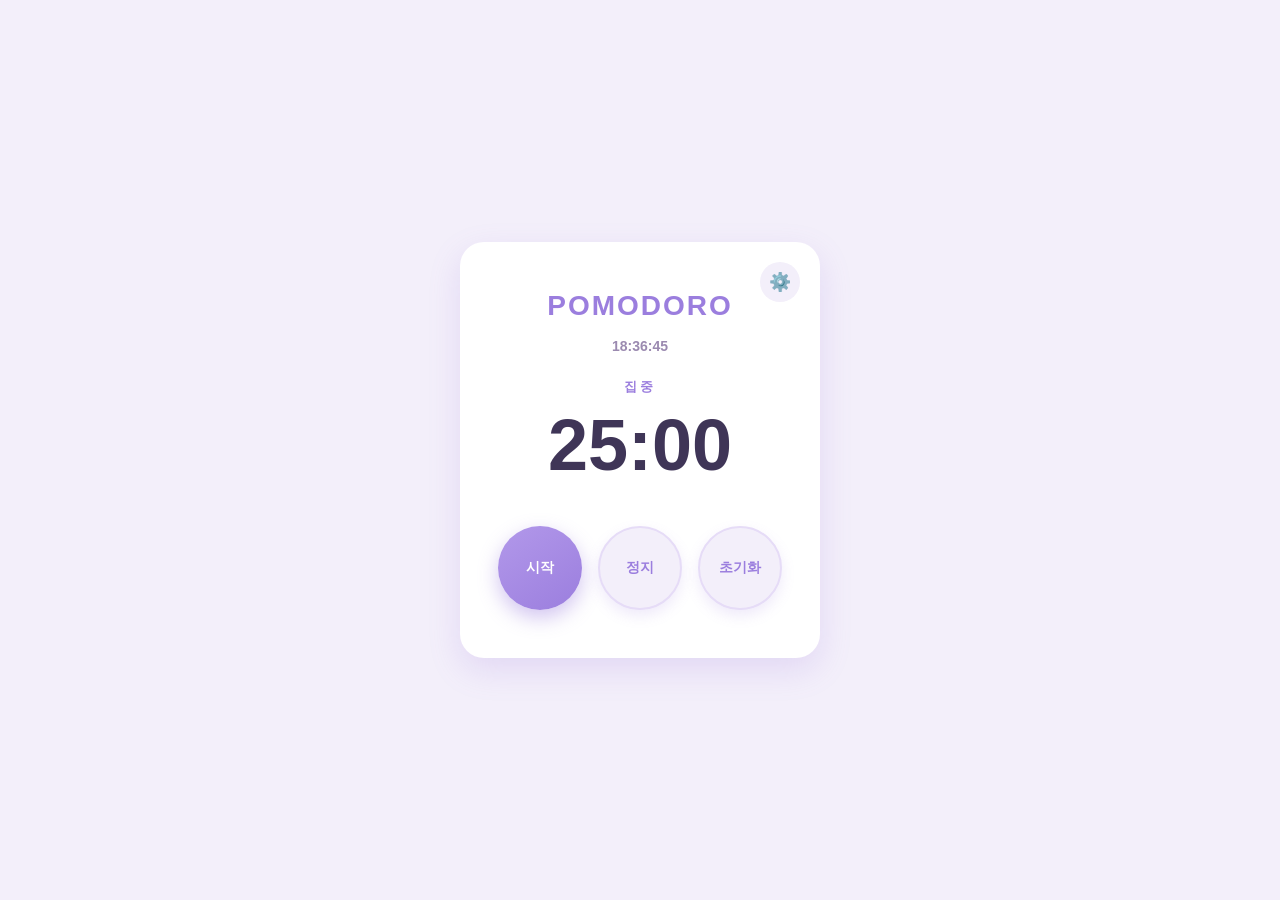
<file: index.html>
<!DOCTYPE html>
<html lang="ko">
<head>
  <meta charset="UTF-8" />
  <meta name="viewport" content="width=device-width, initial-scale=1.0" />
  <title>Pomodoro Timer</title>
  <link rel="stylesheet" href="index.css" />
</head>
<body>
  <div class="app">
    <button class="settings-btn" type="button" aria-label="설정" onclick="location.href='setting.html'">⚙️</button>

    <h1>pomodoro</h1>

    <div class="current-time" id="current-time"></div>

    <div class="mode-label" id="mode-label">집중</div>
    <div class="time-display" id="time-display">25:00</div>

    <div class="controls">
      <button class="btn btn-start" type="button" onclick="startTimer()">시작</button>
      <button class="btn btn-stop" type="button" onclick="stopTimer()">정지</button>
      <button class="btn btn-reset" type="button" onclick="resetTimer()">초기화</button>
    </div>
  </div>

  <script src="index.js"></script>
</body>
</html>
</file>
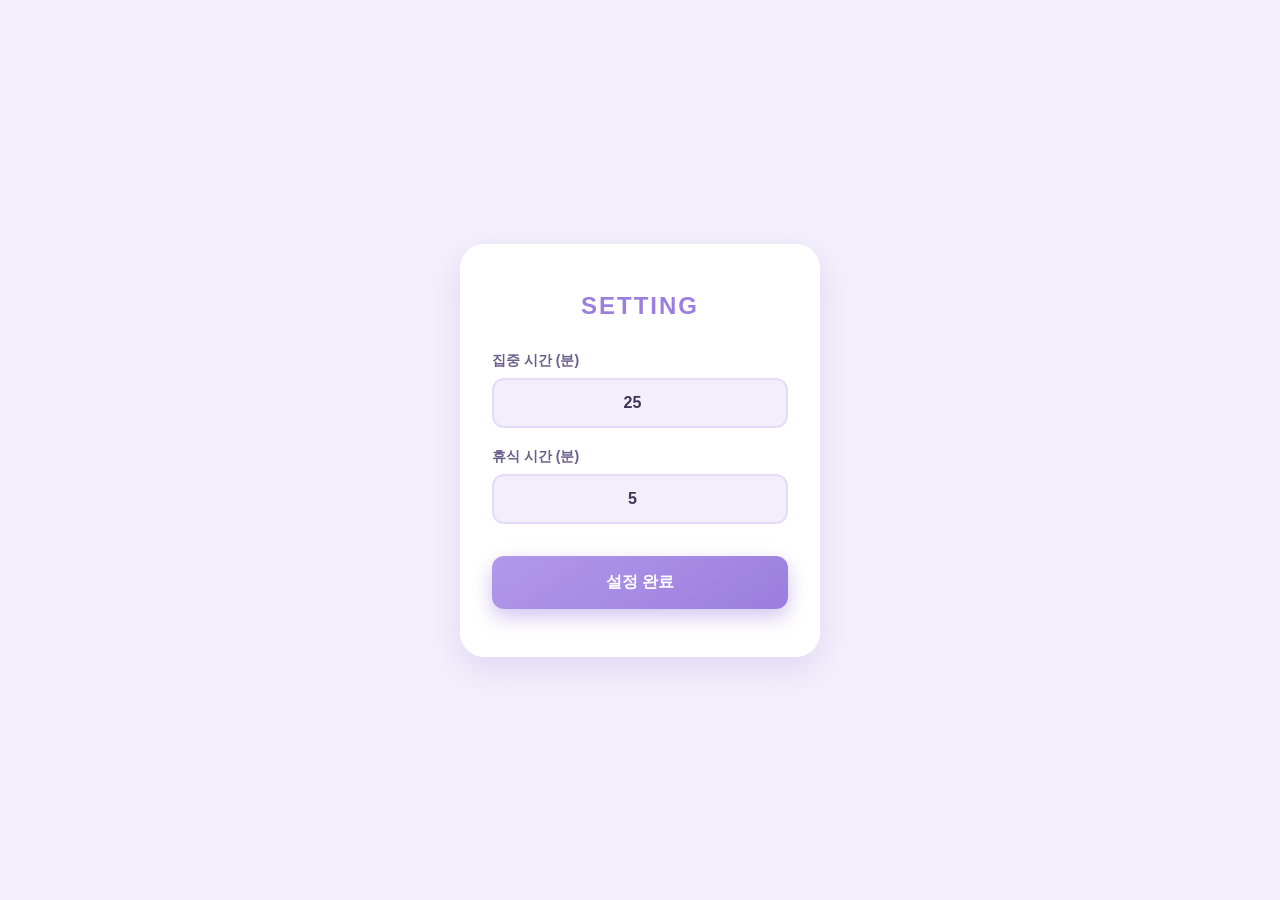
<file: setting.html>
<!DOCTYPE html>
<html lang="ko">
<head>
  <meta charset="UTF-8" />
  <meta name="viewport" content="width=device-width, initial-scale=1.0" />
  <title>Pomodoro Setting</title>
  <link rel="stylesheet" href="setting.css" />
</head>
<body>
  <div class="app">
    <h3>Setting</h3>

    <label for="timer-minutes">집중 시간 (분)</label>
    <input type="number" id="timer-minutes" min="1" oninput="updateSaveButtonState()" />

    <label for="break-minutes">휴식 시간 (분)</label>
    <input type="number" id="break-minutes" min="1" oninput="updateSaveButtonState()" />

    <button type="button" id="save-btn" onclick="saveSetting()">설정 완료</button>
  </div>

  <script src="setting.js"></script>
</body>
</html>
</file>
<file: index.css>
* {
  box-sizing: border-box;
  margin: 0;
  padding: 0;
}

body {
  min-height: 100vh;
  display: flex;
  align-items: center;
  justify-content: center;
  background-color: #f3effa;
  font-family: "Segoe UI", "Malgun Gothic", sans-serif;
  color: #3f3557;
}

.app {
  position: relative;
  width: 360px;
  padding: 48px 32px;
  background-color: #ffffff;
  border-radius: 24px;
  box-shadow: 0 12px 32px rgba(147, 112, 219, 0.18);
  text-align: center;
}

.settings-btn {
  position: absolute;
  top: 20px;
  right: 20px;
  width: 40px;
  height: 40px;
  border: none;
  border-radius: 50%;
  background-color: #f3effa;
  font-size: 18px;
  cursor: pointer;
  transition: background-color 0.2s ease;
}

.settings-btn:hover {
  background-color: #e6dcf7;
}

h1 {
  font-size: 28px;
  font-weight: 700;
  letter-spacing: 2px;
  color: #9b7ede;
  text-transform: uppercase;
}

.current-time {
  margin-top: 16px;
  font-size: 14px;
  font-weight: 600;
  color: #9b8ab0;
  font-variant-numeric: tabular-nums;
}

.mode-label {
  margin-top: 24px;
  font-size: 13px;
  font-weight: 700;
  letter-spacing: 3px;
  text-transform: uppercase;
  color: #9b7ede;
}

.time-display {
  margin: 8px 0 40px;
  font-size: 72px;
  font-weight: 700;
  font-variant-numeric: tabular-nums;
  color: #3f3557;
}

.controls {
  display: flex;
  gap: 16px;
  justify-content: center;
}

.btn {
  width: 84px;
  height: 84px;
  border-radius: 50%;
  border: none;
  font-size: 14px;
  font-weight: 600;
  cursor: pointer;
  display: flex;
  align-items: center;
  justify-content: center;
  transition: transform 0.15s ease, box-shadow 0.15s ease, opacity 0.15s ease;
}

.btn:hover {
  transform: translateY(-3px);
}

.btn:active {
  transform: scale(0.95);
}

.btn-start {
  background: linear-gradient(145deg, #b298ea, #9b7ede);
  color: #ffffff;
  box-shadow: 0 8px 20px rgba(155, 126, 222, 0.45);
}

.btn-start:hover {
  box-shadow: 0 12px 24px rgba(155, 126, 222, 0.55);
}

.btn-stop,
.btn-reset {
  background-color: #f3effa;
  color: #9b7ede;
  box-shadow: 0 6px 14px rgba(147, 112, 219, 0.15);
  border: 2px solid #e6dcf7;
}

.btn-stop:hover,
.btn-reset:hover {
  background-color: #e6dcf7;
  box-shadow: 0 10px 18px rgba(147, 112, 219, 0.25);
}
</file>
<file: setting.css>
* {
  box-sizing: border-box;
  margin: 0;
  padding: 0;
}

body {
  min-height: 100vh;
  display: flex;
  align-items: center;
  justify-content: center;
  background-color: #f3effa;
  font-family: "Segoe UI", "Malgun Gothic", sans-serif;
  color: #3f3557;
}

.app {
  width: 360px;
  padding: 48px 32px;
  background-color: #ffffff;
  border-radius: 24px;
  box-shadow: 0 12px 32px rgba(147, 112, 219, 0.18);
  text-align: center;
}

h3 {
  font-size: 24px;
  font-weight: 700;
  letter-spacing: 2px;
  color: #9b7ede;
  text-transform: uppercase;
  margin-bottom: 32px;
}

label {
  display: block;
  text-align: left;
  font-size: 14px;
  font-weight: 600;
  color: #6b5f8a;
  margin-bottom: 8px;
}

label:not(:first-of-type) {
  margin-top: 20px;
}

input[type="number"] {
  width: 100%;
  padding: 14px 16px;
  border: 2px solid #e6dcf7;
  border-radius: 12px;
  background-color: #f3effa;
  font-size: 16px;
  font-weight: 600;
  color: #3f3557;
  text-align: center;
  outline: none;
  transition: border-color 0.2s ease, background-color 0.2s ease;
}

input[type="number"]:focus {
  border-color: #9b7ede;
  background-color: #ffffff;
}

button#save-btn {
  width: 100%;
  margin-top: 32px;
  padding: 16px 0;
  border: none;
  border-radius: 12px;
  background: linear-gradient(145deg, #b298ea, #9b7ede);
  color: #ffffff;
  font-size: 16px;
  font-weight: 700;
  cursor: pointer;
  box-shadow: 0 8px 20px rgba(155, 126, 222, 0.45);
  transition: transform 0.15s ease, box-shadow 0.15s ease, opacity 0.15s ease;
}

button#save-btn:hover:not(:disabled) {
  transform: translateY(-3px);
  box-shadow: 0 12px 24px rgba(155, 126, 222, 0.55);
}

button#save-btn:active:not(:disabled) {
  transform: scale(0.97);
}

button#save-btn:disabled {
  background: #e6dcf7;
  color: #b6a8d9;
  cursor: not-allowed;
  box-shadow: none;
}
</file>
